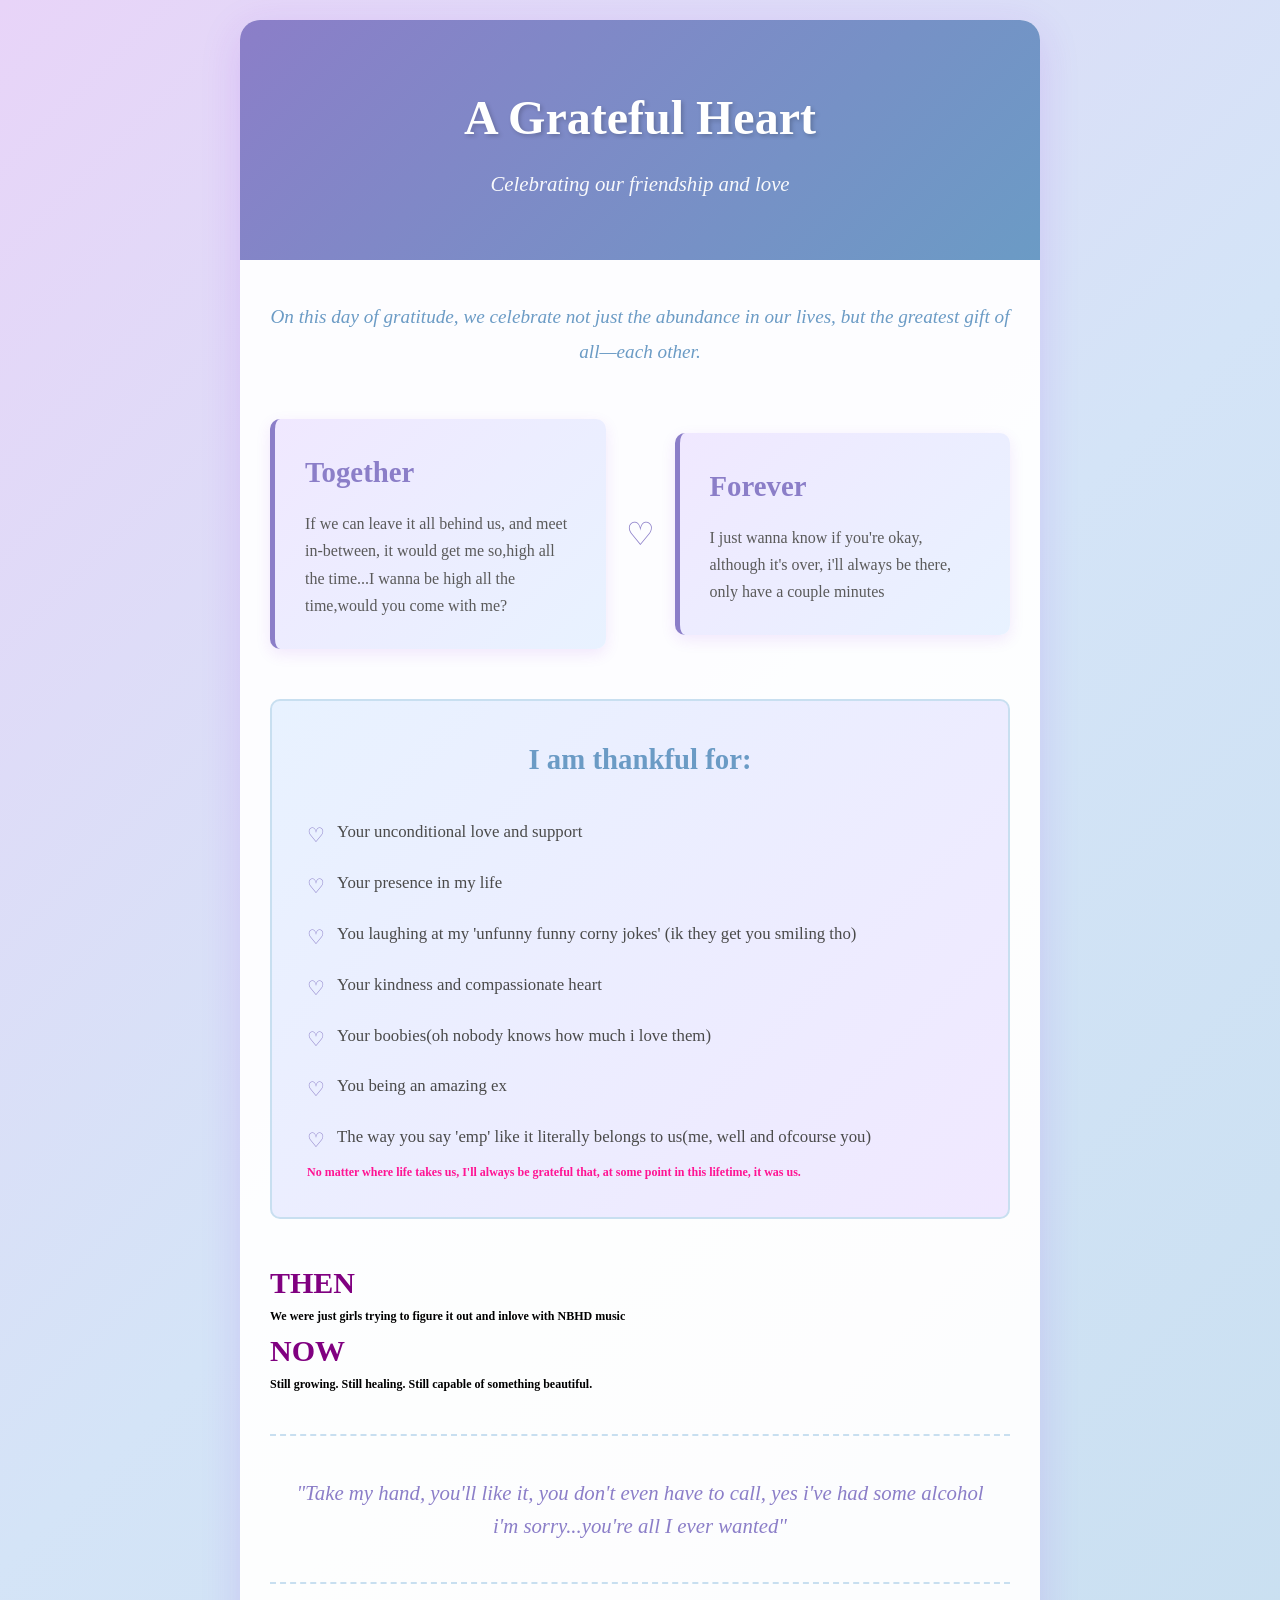
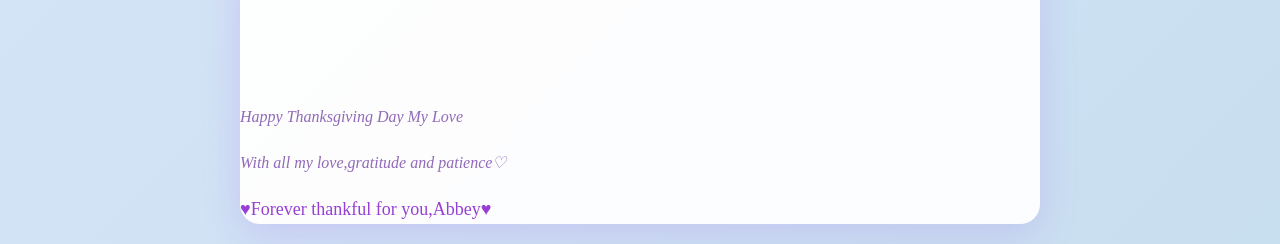
<file: index.html>
<!DOCTYPE html>
<html lang="en">
<head>
    <meta charset="UTF-8">
    <meta name="viewport" content="width=device-width, initial-scale=1.0">
    <title>Thanksgiving</title>
    <link rel="stylesheet" href="style.css">
</head>
<body>
    <div class="container">
        <header>
            <h1>A Grateful Heart</h1>
            <p class="subtitle">Celebrating our friendship and love</p>
        </header>

        <main>
            <section class="greeting">
                <p>On this day of gratitude, we celebrate not just the abundance in our lives, but the greatest gift of all—each other.</p>
            </section>

            <section class="hearts-container">
                <div class="heart-card">
                    <h2>Together</h2>
                    <p>If we can leave it all behind us, and meet in-between, it would get me so,high all the time...I wanna be high all the time,would you come with me?</p>
                </div>
                <div class="divider">♡</div>
                <div class="heart-card">
                    <h2>Forever</h2>
                    <p>I just wanna know if you're okay, although it's over, i'll always be there, only have a couple minutes</p>
                </div>
            </section>

            <section class="gratitude-list">
                <h2>I am thankful for:</h2>
                <ul>
                    <li>Your unconditional love and support</li>
                    <li>Your presence in my life</li>
                    <li>You laughing at my 'unfunny funny corny jokes' (ik they get you smiling tho)</li>
                    <li>Your kindness and compassionate heart</li>
                    <li>Your boobies(oh nobody knows how much i love them)</li>
                    <li>You being an amazing ex</li>
                    <li>The way you say 'emp' like it literally belongs to us(me, well and ofcourse you)</li>
                </ul>
                <h4>No matter where life takes us, I'll always be grateful that, at some point in this lifetime, it was us.</h4>
            </section>
    <div class="then">
        <h2>THEN</h2>
        <h3>We were just girls trying to figure it out and inlove with NBHD music</h3>
    </div>
    <div class="now">
        <h2>NOW</h2>
        <h3>Still growing. Still healing. Still capable of something beautiful.</h3>
    </div>
            <section class="message">
                <p><em>"Take my hand, you'll like it, you don't even have to call, yes i've had some alcohol i'm sorry...you're all I ever wanted"</em></p>
            </section>
        </main>

        <div class="footer">
            <p>Happy Thanksgiving Day My Love</p>
            <p>With all my love,gratitude and patience♡</p>
            <div class="signature">♥Forever thankful for you,Abbey♥</div>
        </div>

    </div>
</body>
</html>
</file>
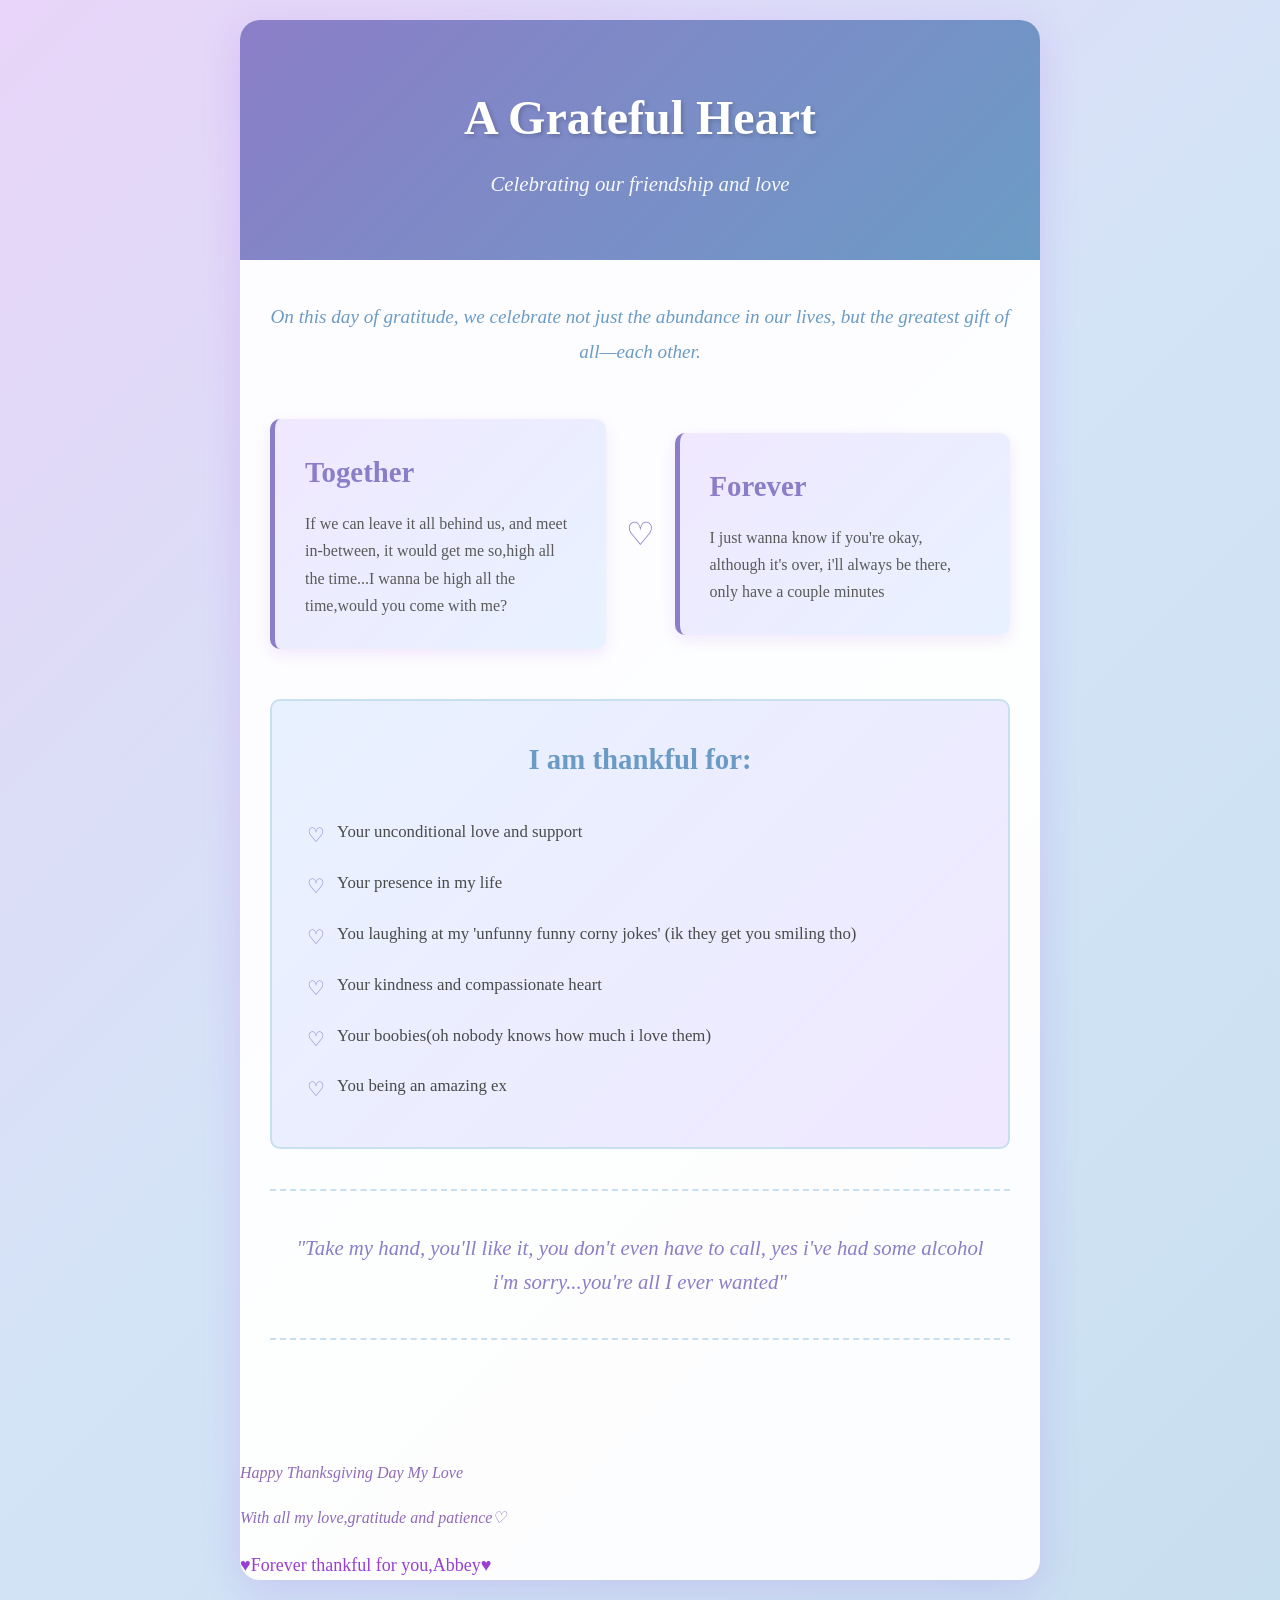
<file: thanksgiving.html>
<!DOCTYPE html>
<html lang="en">
<head>
    <meta charset="UTF-8">
    <meta name="viewport" content="width=device-width, initial-scale=1.0">
    <title>Thanksgiving</title>
    <link rel="stylesheet" href="thanksgiving.css">
</head>
<body>
    <div class="container">
        <header>
            <h1>A Grateful Heart</h1>
            <p class="subtitle">Celebrating our friendship and love</p>
        </header>

        <main>
            <section class="greeting">
                <p>On this day of gratitude, we celebrate not just the abundance in our lives, but the greatest gift of all—each other.</p>
            </section>

            <section class="hearts-container">
                <div class="heart-card">
                    <h2>Together</h2>
                    <p>If we can leave it all behind us, and meet in-between, it would get me so,high all the time...I wanna be high all the time,would you come with me?</p>
                </div>
                <div class="divider">♡</div>
                <div class="heart-card">
                    <h2>Forever</h2>
                    <p>I just wanna know if you're okay, although it's over, i'll always be there, only have a couple minutes</p>
                </div>
            </section>

            <section class="gratitude-list">
                <h2>I am thankful for:</h2>
                <ul>
                    <li>Your unconditional love and support</li>
                    <li>Your presence in my life</li>
                    <li>You laughing at my 'unfunny funny corny jokes' (ik they get you smiling tho)</li>
                    <li>Your kindness and compassionate heart</li>
                    <li>Your boobies(oh nobody knows how much i love them)</li>
                    <li>You being an amazing ex</li>
                </ul>
            </section>

            <section class="message">
                <p><em>"Take my hand, you'll like it, you don't even have to call, yes i've had some alcohol i'm sorry...you're all I ever wanted"</em></p>
            </section>
        </main>

        <div class="footer">
            <p>Happy Thanksgiving Day My Love</p>
            <p>With all my love,gratitude and patience♡</p>
            <div class="signature">♥Forever thankful for you,Abbey♥</div>
        </div>

    </div>
</body>
</html>
</file>
<file: style.css>
* {
    margin: 0;
    padding: 0;
    box-sizing: border-box;
}

body {
    font-family: 'Georgia', 'Garamond', serif;
    background: linear-gradient(135deg, #e8d4f8 0%, #d4e4f7 50%, #c8dff0 100%);
    color: #4a4a4a;
    min-height: 100vh;
    padding: 20px;
    line-height: 1.6;
}

.container {
    max-width: 800px;
    margin: 0 auto;
    background: rgba(255, 255, 255, 0.95);
    border-radius: 20px;
    box-shadow: 0 10px 40px rgba(138, 43, 226, 0.15);
    overflow: hidden;
}

header {
    background: linear-gradient(135deg, #8b7ec8 0%, #6b9bc5 100%);
    color: white;
    text-align: center;
    padding: 60px 20px;
}

header h1 {
    font-size: 3em;
    margin-bottom: 10px;
    text-shadow: 2px 2px 4px rgba(0, 0, 0, 0.2);
}

.subtitle {
    font-size: 1.3em;
    font-style: italic;
    opacity: 0.95;
}

main {
    padding: 40px 30px;
}

.greeting {
    text-align: center;
    font-size: 1.2em;
    color: #6b9bc5;
    margin-bottom: 50px;
    font-style: italic;
    line-height: 1.8;
}

.hearts-container {
    display: flex;
    justify-content: space-around;
    align-items: center;
    margin: 50px 0;
    gap: 20px;
    flex-wrap: wrap;
}

.heart-card {
    background: linear-gradient(135deg, #f0e8ff 0%, #e8f2ff 100%);
    border-left: 5px solid #8b7ec8;
    padding: 30px;
    border-radius: 10px;
    flex: 1;
    min-width: 250px;
    box-shadow: 0 5px 15px rgba(138, 43, 226, 0.1);
    transition: transform 0.3s ease, box-shadow 0.3s ease;
}

.heart-card:hover {
    transform: translateY(-5px);
    box-shadow: 0 8px 25px rgba(138, 43, 226, 0.2);
}

.heart-card h2 {
    color: #8b7ec8;
    margin-bottom: 15px;
    font-size: 1.8em;
}

.heart-card p {
    color: #5a5a5a;
    line-height: 1.7;
}

.divider {
    font-size: 2em;
    color: #8b7ec8;
    display: flex;
    align-items: center;
    justify-content: center;
}

.gratitude-list {
    background: linear-gradient(135deg, #e8f2ff 0%, #f0e8ff 100%);
    padding: 35px;
    border-radius: 10px;
    margin: 40px 0;
    border: 2px solid #c8dff0;
}

.gratitude-list h2 {
    color: #6b9bc5;
    margin-bottom: 25px;
    text-align: center;
    font-size: 1.8em;
}

.gratitude-list ul {
    list-style: none;
    padding: 0;
}

.gratitude-list li {
    padding: 12px 0;
    padding-left: 30px;
    position: relative;
    color: #4a4a4a;
    font-size: 1.05em;
}

.gratitude-list li:before {
    content: "♡";
    position: absolute;
    left: 0;
    color: #8b7ec8;
    font-size: 1.2em;
}

.message {
    text-align: center;
    padding: 40px 20px;
    font-size: 1.3em;
    color: #8b7ec8;
    border-top: 2px dashed #c8dff0;
    border-bottom: 2px dashed #c8dff0;
    margin: 40px 0;
}

.footer {
            margin-top: 40px;
        }

        .footer p {
            font-size: 16px;
            color: #906ab8;
            margin-bottom: 20px;
            font-style: italic;
        }

h4{
    font-size: 12px;
    color:deeppink;
    font-family: 'Times New Roman', Times, serif;
}
.then{
    font-size: 20px;
    color:purple;
    font-family: 'Times New Roman', Times, serif;
}
.now{
    font-size: 20px;
    color:purple;
    font-family: 'Times New Roman', Times, serif;
}
h3{
    font-size: 12px;
    color:rgb(0, 0, 0);
    font-family: 'Times New Roman', Times, serif;
}


.signature {
            font-size: 18px;
            color: #983fd4;
            font-family: 'Brush Script MT', cursive;
            margin-top: 20px;
        }

/* Responsive design */
@media (max-width: 600px) {
    header h1 {
        font-size: 2em;
    }

    .subtitle {
        font-size: 1em;
    }

    main {
        padding: 25px 15px;
    }

    .hearts-container {
        flex-direction: column;
    }

    .heart-card {
        min-width: 100%;
    }

    .gratitude-list {
        padding: 20px;
    }

    .gratitude-list li {
        font-size: 0.95em;
    }
}
</file>
<file: thanksgiving.css>
* {
    margin: 0;
    padding: 0;
    box-sizing: border-box;
}

body {
    font-family: 'Georgia', 'Garamond', serif;
    background: linear-gradient(135deg, #e8d4f8 0%, #d4e4f7 50%, #c8dff0 100%);
    color: #4a4a4a;
    min-height: 100vh;
    padding: 20px;
    line-height: 1.6;
}

.container {
    max-width: 800px;
    margin: 0 auto;
    background: rgba(255, 255, 255, 0.95);
    border-radius: 20px;
    box-shadow: 0 10px 40px rgba(138, 43, 226, 0.15);
    overflow: hidden;
}

header {
    background: linear-gradient(135deg, #8b7ec8 0%, #6b9bc5 100%);
    color: white;
    text-align: center;
    padding: 60px 20px;
}

header h1 {
    font-size: 3em;
    margin-bottom: 10px;
    text-shadow: 2px 2px 4px rgba(0, 0, 0, 0.2);
}

.subtitle {
    font-size: 1.3em;
    font-style: italic;
    opacity: 0.95;
}

main {
    padding: 40px 30px;
}

.greeting {
    text-align: center;
    font-size: 1.2em;
    color: #6b9bc5;
    margin-bottom: 50px;
    font-style: italic;
    line-height: 1.8;
}

.hearts-container {
    display: flex;
    justify-content: space-around;
    align-items: center;
    margin: 50px 0;
    gap: 20px;
    flex-wrap: wrap;
}

.heart-card {
    background: linear-gradient(135deg, #f0e8ff 0%, #e8f2ff 100%);
    border-left: 5px solid #8b7ec8;
    padding: 30px;
    border-radius: 10px;
    flex: 1;
    min-width: 250px;
    box-shadow: 0 5px 15px rgba(138, 43, 226, 0.1);
    transition: transform 0.3s ease, box-shadow 0.3s ease;
}

.heart-card:hover {
    transform: translateY(-5px);
    box-shadow: 0 8px 25px rgba(138, 43, 226, 0.2);
}

.heart-card h2 {
    color: #8b7ec8;
    margin-bottom: 15px;
    font-size: 1.8em;
}

.heart-card p {
    color: #5a5a5a;
    line-height: 1.7;
}

.divider {
    font-size: 2em;
    color: #8b7ec8;
    display: flex;
    align-items: center;
    justify-content: center;
}

.gratitude-list {
    background: linear-gradient(135deg, #e8f2ff 0%, #f0e8ff 100%);
    padding: 35px;
    border-radius: 10px;
    margin: 40px 0;
    border: 2px solid #c8dff0;
}

.gratitude-list h2 {
    color: #6b9bc5;
    margin-bottom: 25px;
    text-align: center;
    font-size: 1.8em;
}

.gratitude-list ul {
    list-style: none;
    padding: 0;
}

.gratitude-list li {
    padding: 12px 0;
    padding-left: 30px;
    position: relative;
    color: #4a4a4a;
    font-size: 1.05em;
}

.gratitude-list li:before {
    content: "♡";
    position: absolute;
    left: 0;
    color: #8b7ec8;
    font-size: 1.2em;
}

.message {
    text-align: center;
    padding: 40px 20px;
    font-size: 1.3em;
    color: #8b7ec8;
    border-top: 2px dashed #c8dff0;
    border-bottom: 2px dashed #c8dff0;
    margin: 40px 0;
}

.footer {
            margin-top: 40px;
        }

        .footer p {
            font-size: 16px;
            color: #906ab8;
            margin-bottom: 20px;
            font-style: italic;
        }

.signature {
            font-size: 18px;
            color: #983fd4;
            font-family: 'Brush Script MT', cursive;
            margin-top: 20px;
        }

/* Responsive design */
@media (max-width: 600px) {
    header h1 {
        font-size: 2em;
    }

    .subtitle {
        font-size: 1em;
    }

    main {
        padding: 25px 15px;
    }

    .hearts-container {
        flex-direction: column;
    }

    .heart-card {
        min-width: 100%;
    }

    .gratitude-list {
        padding: 20px;
    }

    .gratitude-list li {
        font-size: 0.95em;
    }
}
</file>
